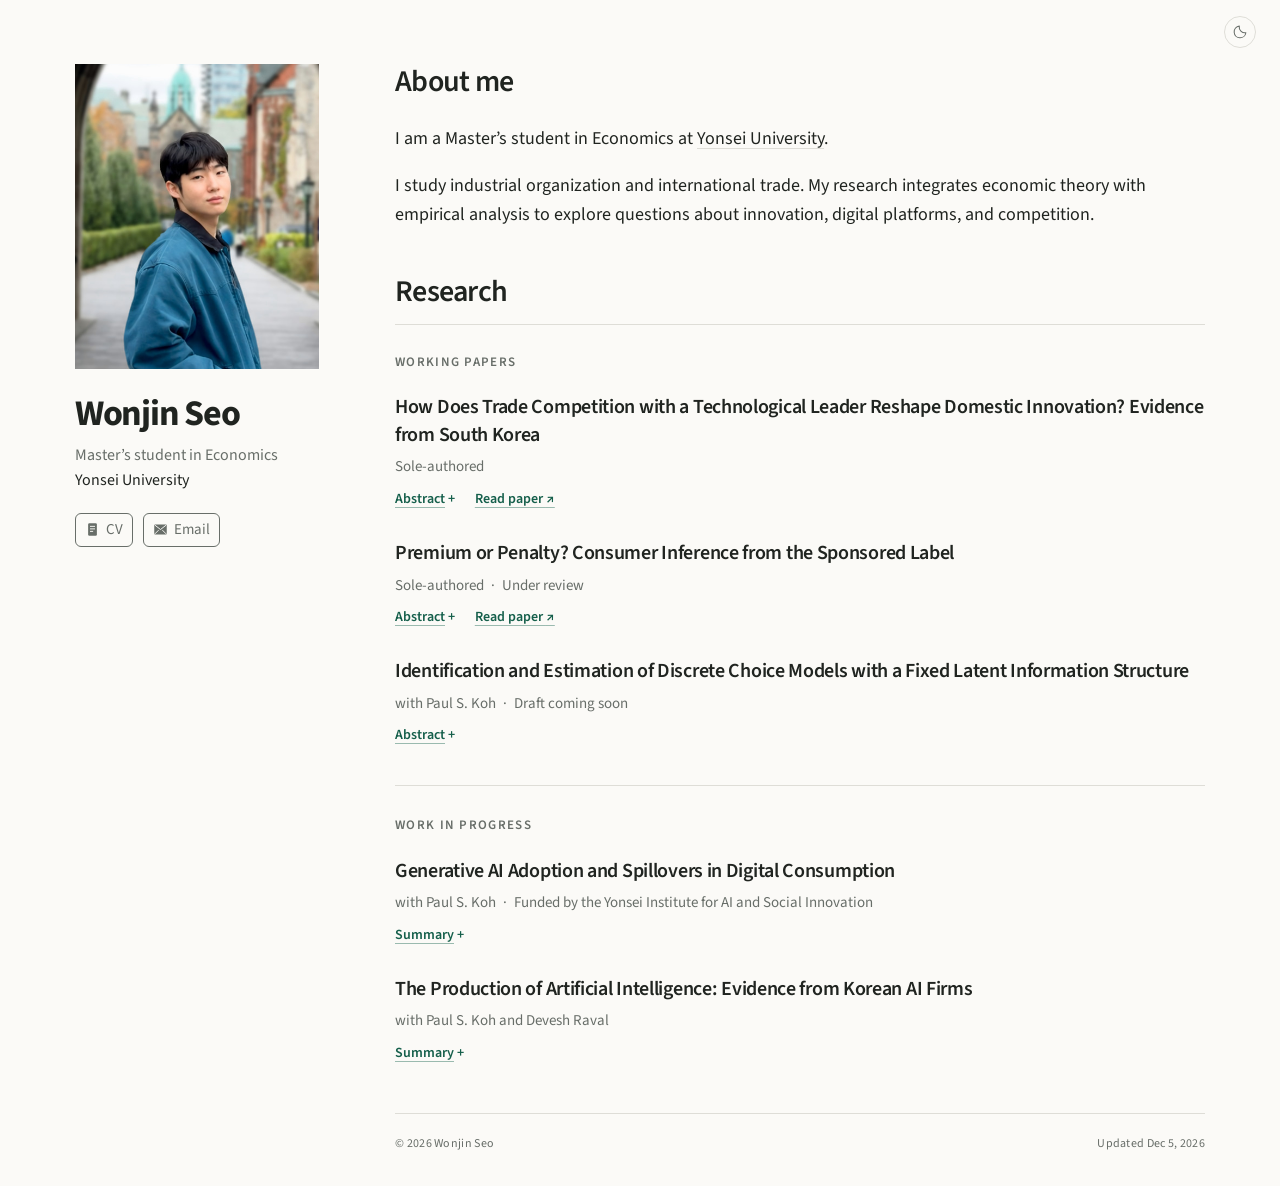
<file: index.html>
<!doctype html>
<html lang="en">
<head>
  <meta charset="utf-8">
  <meta name="viewport" content="width=device-width, initial-scale=1">
  <meta name="description" content="Wonjin Seo (Yonsei Econ) — Master’s student in Economics at Yonsei University. Research in industrial organization and international trade, integrating economic theory with empirical analysis to explore innovation, digital platforms, and competition.">
  <meta name="theme-color" content="#fbfaf7">
  <script>
    (() => {
      let theme = "light";
      try {
        if (localStorage.getItem("theme") === "dark") theme = "dark";
      } catch (error) {
        // Theme switching still works when browser storage is unavailable.
      }
      document.documentElement.dataset.theme = theme;
      document.querySelector('meta[name="theme-color"]').content = theme === "dark" ? "#181d1a" : "#fbfaf7";
    })();
  </script>
  <title>Wonjin Seo | Econ · Economics, Yonsei University</title>
  <link rel="canonical" href="https://wonjinseo-econ.github.io/">
  <meta property="og:title" content="Wonjin Seo | Econ · Economics, Yonsei University">
  <meta property="og:site_name" content="Wonjin Seo">
  <meta property="og:description" content="Master’s student in Economics at Yonsei University. Research in industrial organization and international trade, integrating economic theory with empirical analysis to explore innovation, digital platforms, and competition.">
  <meta property="og:url" content="https://wonjinseo-econ.github.io/">
  <meta property="og:type" content="profile">
  <meta property="og:image" content="https://wonjinseo-econ.github.io/files/wonjin-share.jpg">
  <meta property="og:image:width" content="1200">
  <meta property="og:image:height" content="630">
  <meta name="twitter:card" content="summary_large_image">
  <meta name="robots" content="index, follow">
  <script type="application/ld+json">
  {
    "@context": "https://schema.org",
    "@type": "WebSite",
    "name": "Wonjin Seo",
    "alternateName": ["Wonjin Seo Econ", "wonjinseo-econ"],
    "url": "https://wonjinseo-econ.github.io/"
  }
  </script>
  <script type="application/ld+json">
  {
    "@context": "https://schema.org",
    "@type": "Person",
    "name": "Wonjin Seo",
    "alternateName": "Wonjin Seo Econ",
    "url": "https://wonjinseo-econ.github.io/",
    "image": "https://wonjinseo-econ.github.io/files/wonjin.jpg",
    "jobTitle": "Master’s student in Economics",
    "email": "wonjinspace@gmail.com",
    "affiliation": {
      "@type": "CollegeOrUniversity",
      "name": "Yonsei University"
    },
    "knowsAbout": ["Industrial Organization", "Innovation", "Emerging Technologies", "Digital Markets", "International Trade", "Econometrics"]
  }
  </script>
  <link rel="preconnect" href="https://fonts.googleapis.com">
  <link rel="preconnect" href="https://fonts.gstatic.com" crossorigin>
  <link href="https://fonts.googleapis.com/css2?family=Source+Sans+3:ital,wght@0,400;0,600;0,700;0,800;1,400&amp;display=swap" rel="stylesheet">
  <link rel="stylesheet" href="styles.css">
  <script defer src="https://cloud.umami.is/script.js" data-website-id="342d10a3-9811-48a8-b3c7-f4e8ccb9dfdb"></script>
</head>

<body>
  <a class="skip-link" href="#main-content">Skip to content</a>
  <button class="theme-toggle" id="theme-toggle" type="button" aria-label="Dark mode" aria-pressed="false" title="Switch to dark mode" hidden>
    <svg class="theme-icon-moon" viewBox="0 0 24 24" aria-hidden="true" focusable="false"><path d="M20.8 13.1A8.7 8.7 0 0 1 10.9 3.2a8.8 8.8 0 1 0 9.9 9.9Z"/></svg>
    <svg class="theme-icon-sun" viewBox="0 0 24 24" aria-hidden="true" focusable="false"><circle cx="12" cy="12" r="3.5"/><path d="M12 2v2m0 16v2M2 12h2m16 0h2M4.9 4.9l1.4 1.4m11.4 11.4 1.4 1.4M4.9 19.1l1.4-1.4M17.7 6.3l1.4-1.4"/></svg>
  </button>

  <div class="site-shell">
    <aside class="profile" aria-labelledby="page-title">
      <figure class="profile-photo">
        <img src="files/wonjin.jpg" alt="Wonjin Seo" width="1053" height="1493" fetchpriority="high">
      </figure>
      <div class="profile-copy">
        <h1 id="page-title">Wonjin Seo</h1>
        <p class="profile-role">Master’s student in Economics</p>
        <p class="profile-affiliation">Yonsei University</p>
        <div class="profile-links">
          <a class="profile-button" href="files/CV/CV.pdf" target="_blank" rel="noopener" data-umami-event="download-cv" aria-label="View curriculum vitae (opens in a new tab)">
            <svg viewBox="0 0 24 24" aria-hidden="true" focusable="false"><rect x="5" y="2" width="14" height="20" rx="2"/><path d="M8 7h8M8 11h8M8 15h5" fill="none" stroke="var(--paper)" stroke-width="1.5"/></svg>
            <span>CV</span>
          </a>
          <div class="email-control">
            <button class="profile-button" type="button" id="copy-email" data-email="wonjinspace@gmail.com" data-umami-event="click-email" aria-label="Copy email address: wonjinspace@gmail.com">
              <svg viewBox="0 0 24 24" aria-hidden="true" focusable="false"><rect x="2" y="4" width="20" height="16" rx="1.5"/><path d="m3 5 9 7 9-7M3 19l6-6m6 0 6 6" fill="none" stroke="var(--paper)" stroke-width="1.5"/></svg>
              <span>Email</span>
            </button>
            <span class="copied-note" id="copied-note" role="status" aria-live="polite"></span>
          </div>
        </div>
      </div>
    </aside>

    <main id="main-content">
      <section class="about" id="about" aria-labelledby="about-title">
        <h2 class="section-title" id="about-title">About me</h2>
        <p>I am a Master’s student in Economics at <a href="https://www.yonsei.ac.kr/sc/index.do" target="_blank" rel="noopener" data-umami-event="click-yonsei">Yonsei University</a>.</p>
        <p>I study industrial organization and international trade. My research integrates economic theory with empirical analysis to explore questions about innovation, digital platforms, and competition.</p>
      </section>

      <section class="research" id="research" aria-labelledby="research-title">
        <h2 class="section-title" id="research-title">Research</h2>
        <div class="research-group" id="panel-working-papers">
          <h3>Working papers</h3>

          <article class="research-item">
            <div class="paper-body">
              <h4>How Does Trade Competition with a Technological Leader Reshape Domestic Innovation? Evidence from South Korea</h4>
              <p class="paper-meta">Sole-authored</p>
              <div class="paper-actions">
                <details data-event="open-abstract-trade-innovation">
                  <summary>Abstract</summary>
                  <p>
                    Firms facing import competition may change not only how much they innovate but
                    also <em>where</em>. South Korea’s abolition of Japan-specific import restrictions on
                    selected products in 1999 exposed domestic firms to a technological leader, raising
                    Japanese imports by 66 percent. Patenting in exposed technologies fell by 19 percent,
                    with larger declines where Japan was initially further ahead. Yet firm-level
                    evidence reveals substantial reallocation across fields, with little change in
                    incumbents’ total patenting. Firms with more prior experience outside affected
                    fields reallocated more strongly and sustained total patenting, whereas those
                    with less such experience shifted less and gradually reduced total patenting.
                    Reallocation favored technologies that had been growing faster abroad before
                    liberalization. I develop a multi-field research allocation model that rationalizes
                    these patterns under strong scalability of research in each field and a
                    sufficiently convex total research cost.
                  </p>
                </details>
                <a href="files/How_Does_Trade_Competition_with_a_Technological_Leader_Reshape_Domestic_Innovation.pdf" target="_blank" rel="noopener" data-umami-event="download-paper-trade-innovation" aria-label="Read paper (opens in a new tab)">Read paper <span aria-hidden="true">↗</span></a>
              </div>
            </div>
          </article>

          <article class="research-item">
            <div class="paper-body">
              <h4>Premium or Penalty? Consumer Inference from the Sponsored Label</h4>
              <p class="paper-meta">Sole-authored <span aria-hidden="true">·</span> Under review</p>
              <div class="paper-actions">
                <details data-event="open-abstract-sponsored-listings">
                  <summary>Abstract</summary>
                  <p>
                    The “Sponsored” label can make a listing less attractive to consumers in
                    some markets and more attractive in others. I develop a model in which
                    sponsored placement serves both to signal quality and to provide visibility to
                    sellers passed over by the organic algorithm. When both forces operate,
                    consumers favor organic listings under a precise algorithm but sponsored
                    listings under a noisy one. Algorithm noise also shapes the quality
                    distribution of listings shown to consumers: greater noise improves the
                    sponsored pool but shifts the overall quality distribution downward in the
                    sense of first-order stochastic dominance. When choosing algorithm noise, the
                    platform has an incentive to monetize the sponsored label’s informational value.
                    This incentive has policy consequences: mandatory sponsorship disclosure can
                    backfire by inducing greater algorithm noise.
                  </p>
                </details>
                <a href="files/Consumer_Inference_from_the_sponsored_label.pdf" target="_blank" rel="noopener" data-umami-event="download-paper-sponsored-search" aria-label="Read paper (opens in a new tab)">Read paper <span aria-hidden="true">↗</span></a>
              </div>
            </div>
          </article>

          <article class="research-item" id="paper-fli">
            <div class="paper-body">
              <h4>Identification and Estimation of Discrete Choice Models with a Fixed Latent Information Structure</h4>
              <p class="paper-meta">with <a href="https://www.pskoh.com/" target="_blank" rel="noopener" data-umami-event="click-coauthor-koh">Paul S. Koh</a> <span aria-hidden="true">·</span> Draft coming soon</p>
              <div class="paper-actions">
                <details data-event="open-abstract-latent-information">
                  <summary>Abstract</summary>
                  <p>
                    We study identification and estimation in discrete choice models when the information
                    structure is unknown but fixed across payoff environments. We call this fixed latent
                    information (FLI), whereas variable latent information (VLI) allows information structures
                    to vary across markets. Building on Bergemann and Morris (2013, 2016) and Bergemann et al.
                    (2022), we derive exact finite-dimensional reductions under continuous priors for affine
                    payoff differences via conditional means. Within this framework, we show that adding
                    markets within existing covariate support can sharpen identification under FLI even when
                    identification under VLI remains unchanged. FLI further tightens counterfactual bounds
                    through stronger parameter identification and a shared information structure across
                    observed and counterfactual markets. Our framework is highly tractable under a
                    one-dimensional prior, and we develop nested outer approximations for multidimensional
                    priors, alongside simultaneous confidence regions.
                  </p>
                </details>
              </div>
            </div>
          </article>
        </div>

        <div class="research-group research-group-secondary" id="panel-work-in-progress">
          <h3>Work in progress</h3>

          <article class="research-item">
            <div class="paper-body">
              <h4>Generative AI Adoption and Spillovers in Digital Consumption</h4>
              <p class="paper-meta">with <a href="https://www.pskoh.com/" target="_blank" rel="noopener" data-umami-event="click-coauthor-koh">Paul S. Koh</a> <span aria-hidden="true">·</span> Funded by the <a href="https://aisi.yonsei.ac.kr/site/main/home" target="_blank" rel="noopener" data-umami-event="click-funder-aisi">Yonsei Institute for AI and Social Innovation</a></p>
              <div class="paper-actions">
                <details data-event="open-summary-genai-competition">
                  <summary>Summary</summary>
                  <p>
                    This project studies how consumers adopt generative AI apps and how AI use
                    substitutes for or complements existing digital services. Using a panel linking
                    daily smartphone app usage with card-payment records for nearly 50,000 Korean
                    consumers from 2022 onward, we separate free usage from paid subscriptions and
                    track shifts in time allocation and spending across apps.
                  </p>
                </details>
              </div>
            </div>
          </article>

          <article class="research-item">
            <div class="paper-body">
              <h4>The Production of Artificial Intelligence: Evidence from Korean AI Firms</h4>
              <p class="paper-meta">with <a href="https://www.pskoh.com/" target="_blank" rel="noopener" data-umami-event="click-coauthor-koh">Paul S. Koh</a> and <a href="https://www.devesh-raval.com/" target="_blank" rel="noopener" data-umami-event="click-coauthor-raval">Devesh Raval</a></p>
              <div class="paper-actions">
                <details data-event="open-summary-ai-production">
                  <summary>Summary</summary>
                  <p>
                    Using a linked panel of Korean AI firms, we study how labor, R&amp;D, and
                    computing resources shape AI production. Relative to manufacturing, AI firms
                    exhibit higher R&amp;D intensity and substantially greater dispersion in
                    estimated revenue productivity. This pattern also holds against other venture
                    firms in sales per worker. Industry sales are disproportionately concentrated
                    among high-productivity firms.
                  </p>
                </details>
              </div>
            </div>
          </article>
        </div>
      </section>
    </main>

    <footer>
      <p>© <span id="year">2026</span> Wonjin Seo</p>
      <p class="footer-meta">
        <span id="update-note" hidden>Updated <time id="last-updated"></time></span>
      </p>
    </footer>
  </div>

  <script>
    const themeToggle = document.getElementById("theme-toggle");

    function applyTheme(theme, remember = false) {
      const dark = theme === "dark";
      document.documentElement.dataset.theme = theme;
      themeToggle.setAttribute("aria-pressed", String(dark));
      themeToggle.title = dark ? "Switch to light mode" : "Switch to dark mode";
      document.querySelector('meta[name="theme-color"]').content = dark ? "#181d1a" : "#fbfaf7";
      if (remember) {
        try {
          localStorage.setItem("theme", theme);
        } catch (error) {
          // Keep the selected theme for this visit when storage is blocked.
        }
      }
    }

    applyTheme(document.documentElement.dataset.theme || "light");
    themeToggle.addEventListener("click", () => {
      applyTheme(document.documentElement.dataset.theme === "dark" ? "light" : "dark", true);
    });
    themeToggle.hidden = false;

    document.getElementById("year").textContent = new Date().getFullYear();

    async function showLastUpdated() {
      const dates = [new Date(document.lastModified)];

      if (window.location.protocol !== "file:") {
        const resources = ["index.html", "styles.css"];
        const results = await Promise.allSettled(
          resources.map(async (resource) => {
            const response = await fetch(resource, { method: "HEAD", cache: "no-store" });
            const modified = response.headers.get("last-modified");
            return modified ? new Date(modified) : null;
          })
        );

        results.forEach((result) => {
          if (result.status === "fulfilled" && result.value) dates.push(result.value);
        });
      }

      const latest = dates
        .filter((date) => !Number.isNaN(date.getTime()))
        .sort((a, b) => b - a)[0];

      if (!latest) return;

      const time = document.getElementById("last-updated");
      time.dateTime = latest.toISOString();
      time.textContent = new Intl.DateTimeFormat("en", {
        year: "numeric",
        month: "short",
        day: "numeric"
      }).format(latest);
      document.getElementById("update-note").hidden = false;
    }

    showLastUpdated();

    // Copy the email address and announce the result without opening a mail app.
    const emailLink = document.getElementById("copy-email");
    const copiedNote = document.getElementById("copied-note");

    async function copyText(text) {
      if (navigator.clipboard && window.isSecureContext) {
        await navigator.clipboard.writeText(text);
        return;
      }
      const field = document.createElement("textarea");
      field.value = text;
      field.setAttribute("readonly", "");
      field.style.position = "fixed";
      field.style.opacity = "0";
      document.body.appendChild(field);
      field.select();
      const ok = document.execCommand("copy");
      field.remove();
      if (!ok) throw new Error("copy failed");
    }

    emailLink.addEventListener("click", async (event) => {
      event.preventDefault();
      const address = emailLink.dataset.email;
      let label = "copied";
      try {
        await copyText(address);
      } catch (error) {
        // Never hand off to a mail app; show the address so it can be copied by hand.
        label = address;
      }
      copiedNote.textContent = label;
      copiedNote.classList.remove("is-visible");
      void copiedNote.offsetWidth;
      copiedNote.classList.add("is-visible");
    });

    copiedNote.addEventListener("animationend", () => {
      copiedNote.classList.remove("is-visible");
      copiedNote.textContent = "";
    });

    document.querySelectorAll("details[data-event]").forEach((detailsEl) => {
      detailsEl.addEventListener("toggle", () => {
        if (detailsEl.open && window.umami) {
          window.umami.track(detailsEl.dataset.event);
        }
      });
    });
  </script>
</body>
</html>
</file>
<file: styles.css>
:root {
  --paper: #fbfaf7;
  --ink: #202420;
  --muted: #686e69;
  --line: #deddd7;
  --accent: #155f4b;
  --link-underline: rgba(21, 95, 75, 0.42);
  --hover: rgba(21, 95, 75, 0.04);
  --abstract: #505651;
  --photo-background: #e7e5dd;
  --sans: "Source Sans 3", "Source Sans Pro", -apple-system, BlinkMacSystemFont, "Segoe UI", sans-serif;
  --max-width: 1130px;
  color-scheme: light;
}

:root[data-theme="dark"] {
  --paper: #181d1a;
  --ink: #e9eae4;
  --muted: #a9b2aa;
  --line: #363f39;
  --accent: #90cbb4;
  --link-underline: rgba(144, 203, 180, 0.5);
  --hover: rgba(144, 203, 180, 0.08);
  --abstract: #b9c2ba;
  --photo-background: #2c342e;
  color-scheme: dark;
}

* { box-sizing: border-box; }
html { scroll-behavior: smooth; scroll-padding-top: 48px; }
body {
  margin: 0;
  background: var(--paper);
  color: var(--ink);
  font-family: var(--sans);
  font-size: 18px;
  line-height: 1.65;
  -webkit-font-smoothing: antialiased;
  text-rendering: optimizeLegibility;
}
a {
  color: var(--accent);
  text-decoration-color: var(--link-underline);
  text-decoration-thickness: 1px;
  text-underline-offset: 0.2em;
}
a:hover { text-decoration-color: var(--accent); }
:focus-visible { outline: 2px solid var(--accent); outline-offset: 5px; }
.skip-link {
  position: fixed;
  z-index: 10;
  top: 12px;
  left: 12px;
  padding: 8px 12px;
  background: var(--ink);
  color: var(--paper);
  transform: translateY(-160%);
}
.skip-link:focus { transform: translateY(0); }
.theme-toggle {
  position: fixed;
  z-index: 5;
  top: 16px;
  right: 24px;
  display: grid;
  place-items: center;
  width: 32px;
  height: 32px;
  padding: 0;
  border: 1px solid var(--line);
  border-radius: 50%;
  background: var(--paper);
  color: var(--muted);
  cursor: pointer;
}
.theme-toggle::before { content: ""; position: absolute; inset: -6px; border-radius: 50%; }
.theme-toggle[hidden] { display: none; }
.theme-toggle:hover { border-color: var(--accent); color: var(--accent); }
.theme-toggle svg { width: 16px; height: 16px; fill: none; stroke: currentColor; stroke-width: 1.6; stroke-linecap: round; stroke-linejoin: round; }
.theme-toggle .theme-icon-sun { display: none; }
:root[data-theme="dark"] .theme-icon-moon { display: none; }
:root[data-theme="dark"] .theme-icon-sun { display: block; }
.site-shell {
  --profile-top: 64px;
  display: grid;
  grid-template-columns: 244px minmax(0, 1fr);
  column-gap: 76px;
  align-items: start;
  width: min(calc(100% - 96px), var(--max-width));
  margin: 0 auto;
  padding-top: var(--profile-top);
}
.profile { position: sticky; top: var(--profile-top); }
.profile-photo {
  position: relative;
  width: 100%;
  aspect-ratio: 4 / 5;
  margin: 0 0 25px;
  overflow: hidden;
  background: var(--photo-background);
}
.profile-photo img {
  position: absolute;
  top: 50%;
  left: 50%;
  width: 235%;
  max-width: none;
  height: auto;
  transform: translate(-47.5%, -63.5%);
}
h1 {
  margin: 0 0 9px;
  font-size: 36px;
  font-weight: 700;
  line-height: 1.12;
  letter-spacing: -0.035em;
}
.profile-role, .profile-affiliation { margin: 0; font-size: 16px; line-height: 1.55; }
.profile-role { color: var(--muted); }
.profile-links {
  display: flex;
  flex-wrap: wrap;
  align-items: flex-start;
  gap: 10px;
  margin-top: 20px;
  margin-left: 0;
  padding-bottom: 24px;
}
.profile-button {
  display: inline-flex;
  align-items: center;
  justify-content: center;
  gap: 6px;
  min-height: 34px;
  padding: 6px 9px;
  border: 1.5px solid var(--muted);
  border-radius: 6px;
  background: none;
  color: var(--muted);
  font: inherit;
  font-size: 15px;
  line-height: 1.2;
  text-decoration: none;
  cursor: pointer;
}
.profile-button:hover {
  border-color: var(--accent);
  color: var(--accent);
  background: var(--hover);
}
.profile-button svg { width: 15px; height: 15px; flex-shrink: 0; fill: currentColor; }
.email-control { position: relative; display: inline-flex; }
.copied-note {
  position: absolute;
  bottom: 4px;
  left: calc(100% + 8px);
  width: max-content;
  max-width: 44px;
  color: var(--muted);
  font-size: 13px;
  line-height: 1;
  text-align: left;
  overflow-wrap: anywhere;
  opacity: 0;
  pointer-events: none;
}
.copied-note.is-visible { animation: copied-fade 1.5s ease forwards; }
@keyframes copied-fade { 0%, 70% { opacity: 1; } 100% { opacity: 0; } }
main { min-width: 0; }
.section-title {
  margin: 0 0 24px;
  font-size: 30px;
  font-weight: 600;
  line-height: 1.2;
  letter-spacing: -0.025em;
}
.about p { margin: 0 0 17px; }
.about p:last-child { margin-bottom: 0; }
.about a { color: inherit; text-decoration-color: var(--line); }
.about a:hover { text-decoration-color: var(--ink); }
.research { margin-top: 44px; }
.research > .section-title {
  margin-bottom: 28px;
  padding-bottom: 14px;
  border-bottom: 1px solid var(--line);
}
.research-group h3 {
  margin: 0 0 23px;
  color: var(--muted);
  font-size: 13px;
  font-weight: 600;
  letter-spacing: 0.1em;
  line-height: 1.4;
  text-transform: uppercase;
}
.research-group + .research-group { margin-top: 38px; padding-top: 30px; border-top: 1px solid var(--line); }
.research-item + .research-item { margin-top: 29px; }
h4 {
  margin: 0;
  font-size: 20px;
  font-weight: 600;
  letter-spacing: -0.015em;
  line-height: 1.38;
  text-wrap: pretty;
}
.paper-meta { margin: 7px 0 0; color: var(--muted); font-size: 15px; line-height: 1.5; }
.paper-meta span { padding: 0 0.25em; }
.paper-meta a { color: inherit; text-decoration: none; }
.paper-meta a:hover, .paper-meta a:focus-visible { text-decoration: underline; }
.paper-actions {
  display: flex;
  flex-wrap: wrap;
  align-items: flex-start;
  gap: 8px 10px;
  margin-top: 9px;
  font-size: 14px;
  font-weight: 600;
}
.paper-actions > a, summary {
  cursor: pointer;
  text-decoration: underline;
  text-decoration-color: var(--link-underline);
  text-underline-offset: 0.26em;
}
details { display: contents; }
details[open] { display: block; flex-basis: 100%; }
summary { width: max-content; color: var(--accent); list-style: none; }
summary::-webkit-details-marker { display: none; }
summary::marker { content: ""; }
summary::after { content: " +"; display: inline-block; margin-left: 0.2em; }
details[open] summary::after { content: " −"; }
details p {
  margin: 14px 0 4px;
  padding-left: 18px;
  border-left: 2px solid var(--line);
  color: var(--abstract);
  font-size: 15px;
  font-weight: 400;
  line-height: 1.7;
}
footer {
  grid-column: 2;
  display: flex;
  justify-content: space-between;
  flex-wrap: wrap;
  gap: 8px 24px;
  margin-top: 48px;
  padding: 20px 0 32px;
  border-top: 1px solid var(--line);
  color: var(--muted);
  font-size: 12px;
  letter-spacing: 0.025em;
}
footer p { margin: 0; }
@media (max-width: 1000px) {
  .theme-toggle { top: 8px; right: 16px; }
  .site-shell { --profile-top: 48px; grid-template-columns: 210px minmax(0, 1fr); column-gap: 44px; width: calc(100% - 64px); }
  h1 { font-size: 32px; }
  .profile-role, .profile-affiliation { font-size: 15px; }
}
@media (max-width: 740px) {
  .theme-toggle { top: 12px; right: 16px; }
  html { scroll-padding-top: 28px; }
  .site-shell { display: block; width: calc(100% - 40px); max-width: 600px; padding-top: 64px; }
  .profile { position: static; display: grid; grid-template-columns: 148px minmax(0, 1fr); gap: 26px; align-items: center; margin-bottom: 37px; padding-bottom: 29px; border-bottom: 1px solid var(--line); }
  .profile-photo { margin: 0; }
  h1 { font-size: 30px; }
  .profile-role, .profile-affiliation { font-size: 14px; }
  .profile-links { margin-top: 12px; gap: 8px; }
  .profile-button { padding: 6px 8px; gap: 5px; font-size: 13px; }
  .profile-button svg { width: 14px; height: 14px; }
  .section-title { font-size: 27px; margin-bottom: 19px; }
  .research { margin-top: 35px; }
  h4 { font-size: 20px; }
  footer { margin-top: 36px; }
}
@media (max-width: 430px) {
  .profile { grid-template-columns: 144px minmax(0, 1fr); gap: 20px; align-items: start; }
  h1 { font-size: 27px; }
  .profile-role { max-width: 170px; }
}
@media (max-width: 350px) {
  .profile { grid-template-columns: 118px minmax(0, 1fr); gap: 15px; }
  h1 { font-size: 24px; }
}
@media (max-height: 680px) and (min-width: 741px) { .profile { position: static; } }
@media (prefers-reduced-motion: reduce) {
  html { scroll-behavior: auto; }
  .copied-note.is-visible { animation: none; opacity: 1; }
}
@media print {
  :root, :root[data-theme="dark"] {
    --paper: #fff;
    --ink: #000;
    --muted: #686e69;
    --line: #deddd7;
    --accent: #155f4b;
    --link-underline: rgba(21, 95, 75, 0.42);
    --abstract: #505651;
    color-scheme: light;
  }
  body { background: #fff; color: #000; font-size: 11pt; }
  .site-shell { width: 100%; grid-template-columns: 160px minmax(0, 1fr); gap: 32px; padding-top: 0; }
  .profile { position: static; }
  .skip-link, .theme-toggle { display: none; }
  .section-title { font-size: 22pt; }
  h4 { font-size: 14pt; }
  .research-item { break-inside: avoid; }
}
</file>
